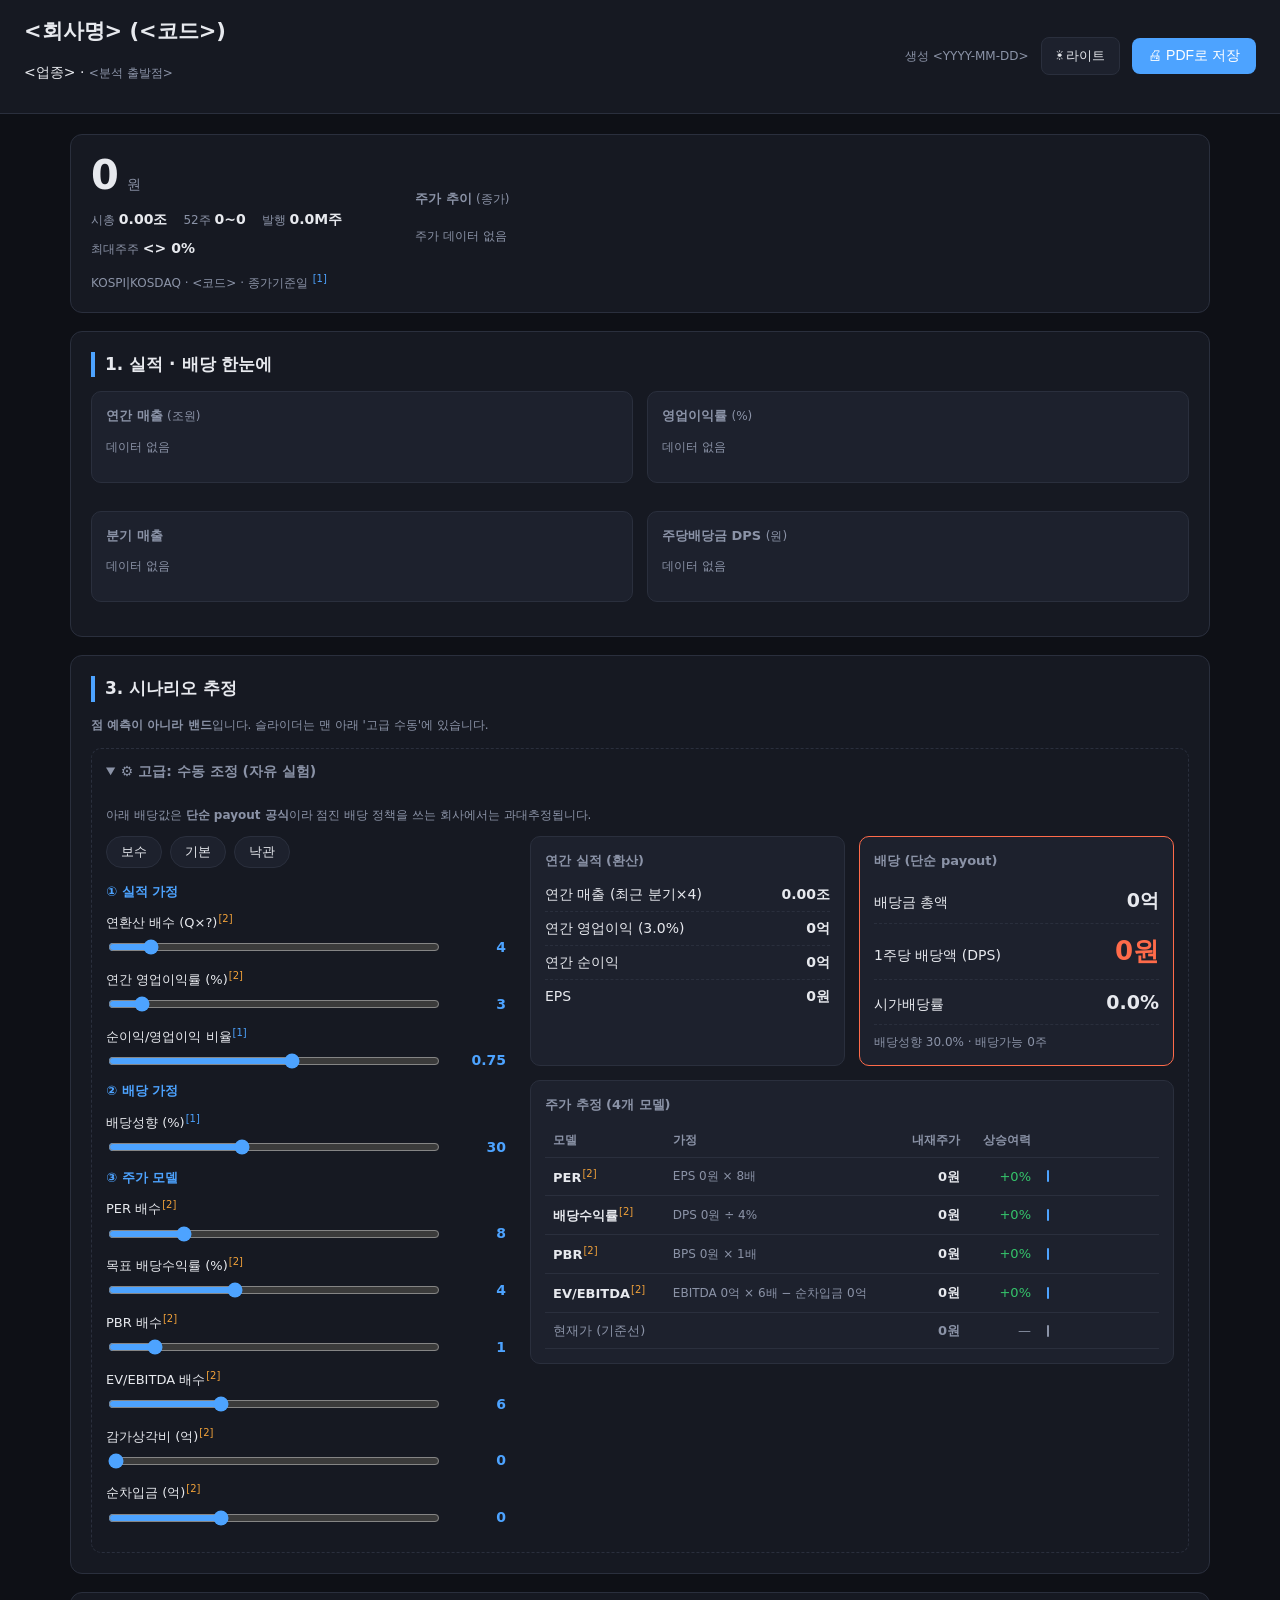
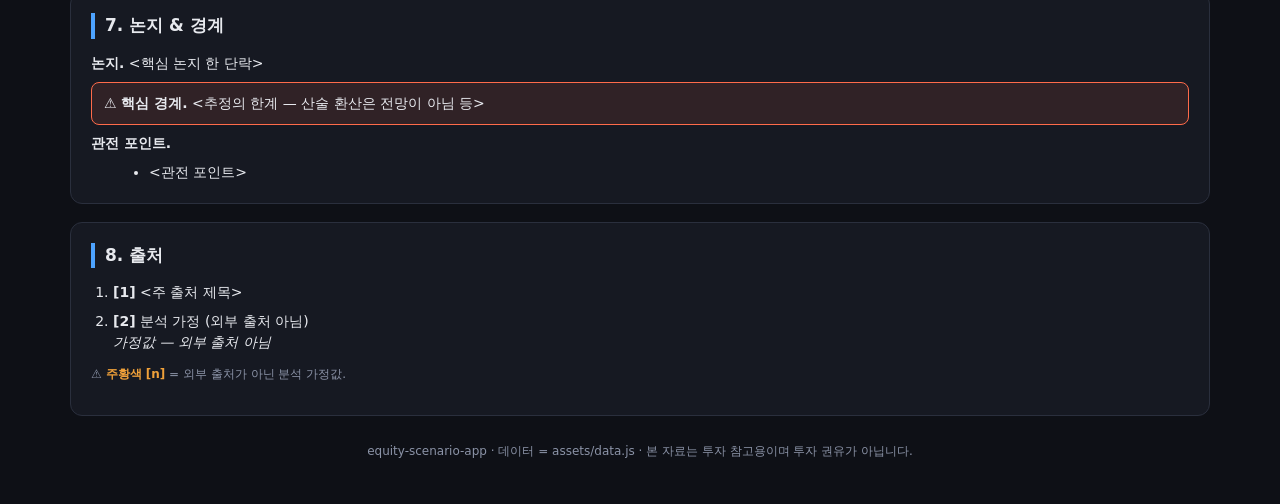
<file: pool/common/skills/wf-equity-scenario-app/template/index.html>
<!DOCTYPE html>
<html lang="ko">
<head>
  <meta charset="UTF-8">
  <meta name="viewport" content="width=device-width, initial-scale=1.0">
  <title>기업 시나리오 분석</title>
  <!-- 배포 때마다 ?v= 값을 올린다(캐시). 회사별 문구는 data.js에서만 바꾼다. -->
  <link rel="stylesheet" href="assets/style.css?v=1">
</head>
<body>
  <header class="top">
    <div class="brand">
      <h1 id="title">로딩…</h1>
      <p id="subtitle"></p>
    </div>
    <div class="actions">
      <span id="genstamp" class="sub"></span>
      <button id="themeBtn" class="themebtn">☀ 라이트</button>
      <button id="printBtn">🖨 PDF로 저장</button>
    </div>
  </header>

  <main>
    <!-- 히어로 + 주가 차트 -->
    <section class="panel hero-panel">
      <div id="hero" class="hero"></div>
      <div class="chartbox">
        <div class="chart-h">주가 추이 <span class="sub">(종가)</span></div>
        <div class="pxctl" id="pxCtl">
          <div class="pxbtns">
            <button data-p="6M">6개월</button><button data-p="1Y">1년</button><button data-p="3Y" class="on">3년</button><button data-p="10Y">10년</button><button data-p="ALL">전체</button>
          </div>
          <div class="pxdate">
            <input type="date" id="pxFrom"><span>~</span><input type="date" id="pxTo"><button id="pxApply">적용</button>
          </div>
          <button id="pxRefresh" class="refbtn">↻ 최근종가 갱신</button>
          <span id="pxStatus" class="sub"></span>
        </div>
        <div id="priceStats" class="pxstats"></div>
        <div id="priceChart"></div>
      </div>
    </section>

    <!-- 실적/배당 시각화 -->
    <section class="panel">
      <h2>1. 실적 · 배당 한눈에</h2>
      <p id="estCap" class="sub estcap"></p>
      <div class="grid2">
        <div class="cb"><div class="chart-h">연간 매출 <span class="sub">(조원)</span></div><div id="revChart"></div></div>
        <div class="cb"><div class="chart-h">영업이익률 <span class="sub">(%)</span></div><div id="opChart"></div></div>
        <div class="cb"><div class="chart-h">분기 매출</div><div id="qChart"></div></div>
        <div class="cb"><div class="chart-h">주당배당금 DPS <span class="sub">(원)</span></div><div id="dpsChart"></div></div>
      </div>
      <div class="cb" id="regionBox"><div class="chart-h" id="regionTitle">지역별 매출 비중</div><div id="regionChart"></div></div>
    </section>

    <!-- 기업 개요 (선택) -->
    <section class="panel" id="sec-profile">
      <h2>2. 사업 구조 & 연혁</h2>
      <div id="profile" class="profile"></div>
      <div id="timeline" class="timeline"></div>
    </section>

    <!-- 시나리오 추정 -->
    <section class="panel" id="sec-scenario">
      <h2>3. 시나리오 추정 <span class="sub" id="scnSub"></span></h2>
      <p class="sub" id="scnNote"><b>점 예측이 아니라 밴드</b>입니다. 슬라이더는 맨 아래 '고급 수동'에 있습니다.</p>
      <p id="scnDriver" class="driver"></p>

      <h3 class="subh" id="scnH">① 실적 시나리오 (순이익)</h3>
      <div id="scnTabs" class="seg"></div>
      <div id="scnDetail" class="scndetail"></div>

      <h3 class="subh" id="polH">② 배당 정책 전제</h3>
      <div id="polTabs" class="seg"></div>
      <div id="polDetail"></div>

      <div id="combo" class="combo"></div>
      <div id="scnTriggers" class="triggers"></div>

      <h3 class="subh" id="bandH">주가 밴드 매트릭스 (시나리오 × PER)</h3>
      <div id="priceBandTbl"></div>

      <details class="adv" id="adv">
        <summary>⚙ 고급: 수동 조정 (자유 실험)</summary>
        <p class="sub">아래 배당값은 <b>단순 payout 공식</b>이라 점진 배당 정책을 쓰는 회사에서는 과대추정됩니다.</p>
        <div class="split">
          <div class="left">
            <div id="presets" class="presets"></div>
            <div id="sliders"></div>
          </div>
          <div class="right">
            <div class="resgrid">
              <div class="rescard"><h3>연간 실적 (환산)</h3><div id="pnl"></div></div>
              <div class="rescard hot"><h3>배당 (단순 payout)</h3><div id="divbox"></div></div>
            </div>
            <div class="rescard wide"><h3>주가 추정 (4개 모델)</h3><div id="targets"></div></div>
          </div>
        </div>
      </details>
    </section>

    <!-- 현금흐름의 함정 (선택) -->
    <section class="panel" id="sec-cashflow">
      <h2>4. 현금흐름 <span class="sub">— 이익 ≠ 배당</span></h2>
      <p id="cfNote" class="cfnote"></p>
      <div class="grid2">
        <div class="cb"><div class="chart-h">영업활동 현금흐름 OCF <span class="sub">(억)</span></div><div id="cfChart"></div></div>
        <div class="cb"><div class="chart-h">재무 스트레스</div><div id="balStress"></div></div>
      </div>
    </section>

    <!-- 추적 대시보드 (선택) -->
    <section class="panel" id="sec-track">
      <h2>5. 추적 대시보드 <span class="sub">— 분기마다 확인</span></h2>
      <div id="trackGrid" class="trackgrid"></div>
      <div id="nextCat" class="nextcat"></div>
    </section>

    <!-- 이벤트 달력 (선택) -->
    <section class="panel" id="sec-calendar">
      <h2>6. 이벤트 달력 <span class="sub" id="calRange"></span></h2>
      <p class="sub" id="calNote">★ = 추정의 분기점.</p>
      <div id="calLegend" class="callegend"></div>
      <div id="calendar" class="calwrap"></div>
    </section>

    <!-- 논지 -->
    <section class="panel">
      <h2>7. 논지 & 경계</h2>
      <div id="narrative" class="narrative"></div>
    </section>

    <!-- 출처 -->
    <section class="panel">
      <h2>8. 출처</h2>
      <ol id="sources" class="sources"></ol>
      <p class="sub">⚠️ <span class="assref-legend">주황색 [n]</span> = 외부 출처가 아닌 분석 가정값. <span id="srcNote"></span></p>
    </section>

    <footer class="ftr sub">equity-scenario-app · 데이터 = assets/data.js · 본 자료는 투자 참고용이며 투자 권유가 아닙니다.</footer>
  </main>

  <script src="assets/price.js?v=1"></script>
  <script src="assets/data.js?v=1"></script>
  <script src="assets/engine.js?v=1"></script>
</body>
</html>
</file>
<file: pool/common/skills/wf-equity-scenario-app/template/assets/style.css>
:root{
  --bg:#0e1016; --panel:#161922; --card:#1d212d; --line:#2a2f3d;
  --tx:#e7e9ee; --sub:#8b93a7; --acc:#4da3ff; --hot:#ff6b4a; --up:#35c46b; --down:#ff5d6c; --assume:#f0a13a;
}
:root.light{
  --bg:#eef1f5; --panel:#ffffff; --card:#f6f7f9; --line:#e2e6ec;
  --tx:#1a1d24; --sub:#5b6472; --acc:#2563eb; --hot:#e2533a; --up:#16a34a; --down:#dc2626; --assume:#c2790f;
}
*{box-sizing:border-box}
body{margin:0;background:var(--bg);color:var(--tx);font-family:"Segoe UI","Malgun Gothic",system-ui,sans-serif;font-size:14px;line-height:1.5}
h1{font-size:21px;margin:0} h2{font-size:17px;margin:0 0 14px;border-left:4px solid var(--acc);padding-left:10px}
h3{font-size:13px;margin:0 0 8px;color:var(--sub);font-weight:600}
h4{font-size:13px;margin:0 0 8px;color:var(--acc)}
.sub{color:var(--sub);font-size:12px;font-weight:400}
a{color:var(--acc);word-break:break-all}

.top{display:flex;justify-content:space-between;align-items:center;gap:16px;padding:16px 24px;background:var(--panel);border-bottom:1px solid var(--line);position:sticky;top:0;z-index:5}
.actions{display:flex;align-items:center;gap:12px;white-space:nowrap}
#printBtn{background:var(--acc);color:#fff;border:0;border-radius:8px;padding:9px 16px;font-size:14px;cursor:pointer}
#printBtn:hover{filter:brightness(1.1)}
.themebtn{background:var(--card);color:var(--tx);border:1px solid var(--line);border-radius:8px;padding:9px 14px;font-size:13px;cursor:pointer}
.themebtn:hover{border-color:var(--acc);color:var(--acc)}

main{max-width:1180px;margin:0 auto;padding:20px}
.panel{background:var(--panel);border:1px solid var(--line);border-radius:12px;padding:20px;margin-bottom:18px}

/* hero */
.hero-panel{display:grid;grid-template-columns:300px 1fr;gap:24px;align-items:center}
@media(max-width:820px){.hero-panel{grid-template-columns:1fr}}
.price{display:flex;align-items:baseline;gap:8px;flex-wrap:wrap}
.price b{font-size:40px;font-variant-numeric:tabular-nums;line-height:1}
.price .unit{color:var(--sub)}
.chg{font-size:14px;font-weight:700}.chg.up{color:var(--up)}.chg.down{color:var(--down)}
.herostats{display:flex;flex-wrap:wrap;gap:8px 16px;margin-top:14px}
.herostats span{font-size:12px;color:var(--sub)}.herostats b{color:var(--tx);font-size:14px}
.herostamp{margin-top:12px}
.chartbox{min-width:0}
.chart-h{font-size:13px;color:var(--sub);margin-bottom:6px;font-weight:600}
.pxctl{display:flex;flex-wrap:wrap;align-items:center;gap:8px 12px;margin-bottom:8px}
.pxbtns{display:flex;gap:4px}
.pxbtns button{background:var(--card);border:1px solid var(--line);color:var(--sub);border-radius:7px;padding:5px 11px;font-size:12px;cursor:pointer}
.pxbtns button:hover{border-color:var(--acc);color:var(--tx)}
.pxbtns button.on{background:var(--acc);border-color:var(--acc);color:#fff;font-weight:600}
.pxdate{display:flex;align-items:center;gap:5px}
.pxdate input[type=date]{background:var(--card);border:1px solid var(--line);color:var(--tx);border-radius:6px;padding:4px 7px;font-size:12px;color-scheme:dark}
.pxdate span{color:var(--sub)}
#pxApply,.refbtn{background:var(--card);border:1px solid var(--line);color:var(--tx);border-radius:6px;padding:5px 10px;font-size:12px;cursor:pointer}
.refbtn{border-color:var(--acc);color:var(--acc)}
.refbtn:hover{background:var(--acc);color:#fff}
.pxstats{display:flex;flex-wrap:wrap;gap:6px 16px;font-size:12px;color:var(--sub);margin-bottom:8px}
.pxstats b{color:var(--tx)}.pxstats .up b{color:var(--up)}.pxstats .down b{color:var(--down)}

/* charts */
.chart{width:100%;height:auto;display:block}
.chart .grid{stroke:var(--line);stroke-width:1}
.chart .yl,.chart .xl{fill:var(--sub);font-size:13px;font-family:inherit}
.chart .bl{font-size:13px;font-weight:700}
.chart .wk{stroke:var(--tx);stroke-width:1.6}
.chart .mklab{font-size:14px;font-weight:700}
.cb{background:var(--card);border:1px solid var(--line);border-radius:10px;padding:14px;margin-bottom:14px}
.grid2{display:grid;grid-template-columns:1fr 1fr;gap:14px}
@media(max-width:760px){.grid2{grid-template-columns:1fr}}
.donutwrap{display:flex;align-items:center;gap:24px;flex-wrap:wrap}
.donut{width:200px;height:200px}
.legend{display:flex;flex-direction:column;gap:6px}
.legend .lg,.callegend .lg{display:flex;align-items:center;gap:8px;font-size:13px}
.sw{width:12px;height:12px;border-radius:3px;display:inline-block}
.sw.star{background:transparent;color:var(--hot)}

/* profile */
.profile{display:grid;grid-template-columns:1fr 1fr;gap:14px;margin-bottom:16px}
@media(max-width:760px){.profile{grid-template-columns:1fr}}
.pcard{background:var(--card);border:1px solid var(--line);border-radius:10px;padding:14px}
.chips{display:flex;flex-wrap:wrap;gap:6px}
.chip{background:var(--card);border:1px solid var(--line);border-radius:14px;padding:4px 10px;font-size:12px}
.timeline{display:flex;flex-direction:column;gap:0;border-left:2px solid var(--line);margin-left:8px;padding-left:0}
.tl{display:grid;grid-template-columns:84px 1fr;gap:12px;padding:7px 0 7px 16px;position:relative}
.tl::before{content:"";position:absolute;left:-7px;top:12px;width:10px;height:10px;border-radius:50%;background:var(--acc)}
.tly{color:var(--acc);font-weight:700;font-size:13px}
.tlt{font-size:13px}

/* split / sliders */
.split{display:grid;grid-template-columns:minmax(310px,400px) 1fr;gap:24px}
@media(max-width:880px){.split{grid-template-columns:1fr}}
.presets{display:flex;flex-wrap:wrap;gap:8px;margin-bottom:14px}
.preset{background:var(--card);border:1px solid var(--line);color:var(--tx);border-radius:20px;padding:6px 14px;cursor:pointer;font-size:13px}
.preset.active{background:var(--acc);border-color:var(--acc);color:#fff}
.sgroup{margin-bottom:8px}.srow{margin:10px 0}
.srow label{display:block;font-size:13px;margin-bottom:4px}
.sctl{display:flex;align-items:center;gap:10px}
.sctl input[type=range]{flex:1;accent-color:var(--acc)}
.sctl output{min-width:54px;text-align:right;font-variant-numeric:tabular-nums;font-weight:700;color:var(--acc)}
.marks{display:flex;flex-wrap:wrap;gap:6px;margin-top:4px}
.mark{background:transparent;border:1px dashed var(--line);color:var(--sub);border-radius:6px;padding:2px 8px;font-size:11px;cursor:pointer}
.mark:hover{border-color:var(--acc);color:var(--acc)}

/* results */
.resgrid{display:grid;grid-template-columns:1fr 1fr;gap:14px;margin-bottom:14px}
@media(max-width:620px){.resgrid{grid-template-columns:1fr}}
.rescard{background:var(--card);border:1px solid var(--line);border-radius:10px;padding:14px}
.rescard.hot{border-color:var(--hot)}
.card-row{display:flex;justify-content:space-between;padding:6px 0;border-bottom:1px dashed var(--line)}
.card-row:last-child{border:0}.card-row b{font-variant-numeric:tabular-nums}
.big{display:flex;justify-content:space-between;align-items:baseline;padding:8px 0;border-bottom:1px dashed var(--line)}
.big b{font-size:19px;font-variant-numeric:tabular-nums}.big.hot b{font-size:26px;color:var(--hot)}
.hint{color:var(--sub);font-size:12px;margin-top:8px}
#targets table{width:100%;border-collapse:collapse;font-size:13px}
#targets th,#targets td{padding:8px;border-bottom:1px solid var(--line);text-align:left;vertical-align:middle}
#targets th{color:var(--sub);font-weight:600;font-size:12px}
#targets .num{text-align:right;font-variant-numeric:tabular-nums}
#targets .assume{color:var(--sub);font-size:12px}
#targets .up{color:var(--up)}#targets .down{color:var(--down)}
#targets .bar{width:120px}#targets td.bar{padding-right:0}
#targets .bar .b{display:block;height:12px;background:var(--acc);border-radius:3px;min-width:2px}
#targets .bar .b.cur{background:var(--sub)}
#targets tr.cur td{color:var(--sub)}

/* calendar */
.callegend{display:flex;flex-wrap:wrap;gap:8px 18px;margin:10px 0 16px}
.calwrap{display:grid;grid-template-columns:repeat(auto-fill,minmax(280px,1fr));gap:16px}
.month{background:var(--card);border:1px solid var(--line);border-radius:10px;padding:14px}
.month h4{font-size:15px;color:var(--tx);margin-bottom:10px}
.cal .wd{display:grid;grid-template-columns:repeat(7,1fr);gap:2px;margin-bottom:4px}
.cal .wd span{text-align:center;font-size:11px;color:var(--sub)}
.cal .grid{display:grid;grid-template-columns:repeat(7,1fr);gap:2px}
.cell{aspect-ratio:1;display:flex;align-items:center;justify-content:center;font-size:12px;color:var(--sub);border-radius:5px;position:relative}
.cell.empty{visibility:hidden}
.cell.ev{background:color-mix(in srgb,var(--ec) 20%,transparent);color:var(--tx);font-weight:700;border:1px solid var(--ec)}
.cell.ev.star{box-shadow:0 0 0 2px var(--hot) inset}
.cell .dot{position:absolute;bottom:3px;width:4px;height:4px;border-radius:50%;background:var(--ec)}
.elists{margin-top:12px;display:flex;flex-direction:column;gap:8px}
.elist{display:grid;grid-template-columns:30px 1fr;gap:10px;align-items:start}
.elist .d{width:28px;height:28px;border-radius:6px;display:flex;align-items:center;justify-content:center;color:#fff;font-weight:700;font-size:12px}
.tag{display:inline-block;background:var(--line);border-radius:5px;padding:1px 7px;font-size:11px;margin-right:5px}
.st{color:var(--hot)}
.evr{color:var(--sub);font-size:12px;margin-top:2px}

/* narrative / sources */
.narrative p{margin:8px 0}.narrative ul{margin:6px 0 0 18px}
.narrative .warn{background:color-mix(in srgb,var(--hot) 11%,var(--panel));border:1px solid var(--hot);border-radius:8px;padding:10px 12px}
.sources{margin:0;padding-left:22px}.sources li{margin:8px 0}
.assref-legend{color:var(--assume);font-weight:700}
sup.fn{color:var(--acc);font-size:10px;cursor:help;margin-left:1px}
sup.fn.assref{color:var(--assume)}
.ftr{text-align:center;padding:8px 0 24px}

/* scenario section */
.subh{font-size:14px;margin:18px 0 8px;color:var(--tx);font-weight:700}
.driver{background:var(--card);border:1px solid var(--line);border-left:3px solid var(--acc);border-radius:8px;padding:10px 12px;margin:10px 0;font-size:13px}
.seg{display:flex;flex-wrap:wrap;gap:8px;margin-bottom:10px}
.segbtn{flex:1;min-width:140px;background:var(--card);border:1px solid var(--line);color:var(--tx);border-radius:9px;padding:10px 12px;cursor:pointer;font-size:14px;font-weight:700;text-align:left;display:flex;justify-content:space-between;align-items:center;gap:8px}
.segbtn:hover{border-color:var(--acc)}
.segbtn.on{background:var(--acc);border-color:var(--acc);color:#fff}
.segbtn .seglab{font-size:11px;font-weight:400;opacity:.85}
.segbtn .stars{color:#f0a13a;font-size:12px}
.segbtn.on .stars{color:#fff}
.scndetail{background:var(--card);border:1px solid var(--line);border-radius:9px;padding:12px 14px;margin-bottom:8px}
.scndetail .sdtop{font-size:15px;margin-bottom:6px}
.sdh2{font-size:13px;margin:4px 0}.sdh2 .lbl{display:inline-block;background:var(--line);border-radius:5px;padding:1px 7px;font-size:11px;margin-right:6px}
.why{font-size:13px;color:var(--sub);margin:6px 0 0;line-height:1.55}
.combo{display:grid;grid-template-columns:repeat(3,1fr);gap:12px;margin:14px 0}
@media(max-width:760px){.combo{grid-template-columns:1fr}}
.cobox{background:var(--card);border:1px solid var(--line);border-radius:10px;padding:14px}
.cobox.hot{border-color:var(--hot)}.cobox.cen{border-color:var(--acc)}
.cobox .colab{font-size:12px;color:var(--sub);margin-bottom:6px}
.cobox .coval{font-size:22px;font-weight:800;font-variant-numeric:tabular-nums}
.cobox.hot .coval{color:var(--hot)}
.cobox .cosub{font-size:12px;color:var(--sub);margin-top:4px}
.triggers{display:flex;flex-direction:column;gap:6px;margin-bottom:10px}
.trig{font-size:12px;color:var(--sub);background:var(--card);border:1px solid var(--line);border-radius:7px;padding:7px 10px}
.trig.up{border-left:3px solid var(--up)}.trig.down{border-left:3px solid var(--down)}
.trig b{color:var(--tx)}
.pbtbl,.bstbl{width:100%;border-collapse:collapse;font-size:13px}
.pbtbl th,.pbtbl td,.bstbl th,.bstbl td{padding:7px 9px;border-bottom:1px solid var(--line);text-align:left}
.pbtbl th,.bstbl th{color:var(--sub);font-size:12px}
.pbtbl .num,.bstbl .num{text-align:right;font-variant-numeric:tabular-nums}
.pbtbl tr.act{background:color-mix(in srgb,var(--acc) 12%,transparent)}
.adv{margin-top:14px;border:1px dashed var(--line);border-radius:10px;padding:0 14px}
.adv>summary{cursor:pointer;padding:12px 0;font-weight:600;color:var(--sub)}
.adv>summary:hover{color:var(--acc)}
.adv[open]{padding-bottom:14px}
.chart .zero{stroke:var(--tx);stroke-width:1.4}
.cfnote{background:color-mix(in srgb,var(--hot) 11%,var(--panel));border:1px solid var(--hot);border-radius:8px;padding:10px 12px;font-size:13px;margin-bottom:12px}
.trackgrid{display:grid;grid-template-columns:repeat(auto-fill,minmax(280px,1fr));gap:12px}
.tcard{background:var(--card);border:1px solid var(--line);border-radius:9px;padding:12px}
.tcard .tkn{font-weight:700;font-size:13px;color:var(--acc);margin-bottom:5px}
.tcard .tnow{font-size:13px}.tcard .twatch{font-size:12px;margin-top:3px}
.tcard .trole{margin-top:5px;font-size:11px}
.nextcat{margin-top:14px;background:color-mix(in srgb,var(--hot) 10%,var(--panel));border:1px solid var(--hot);border-radius:8px;padding:10px 12px;font-size:13px}

/* PRINT */
@media print{
  :root{--bg:#fff;--panel:#fff;--card:#fff;--line:#bbb;--tx:#111;--sub:#555}
  body{font-size:11px}
  .top{position:static;border-bottom:1px solid #000}
  #printBtn,.presets,.marks,.pxctl{display:none!important}
  .sctl input[type=range]{display:none}.sctl output{color:#000}.srow label{margin-bottom:0}
  .panel{border:1px solid #999;break-inside:avoid;page-break-inside:avoid;margin-bottom:10px}
  .grid2,.profile{grid-template-columns:1fr 1fr}.split{grid-template-columns:1fr 1fr}
  .calwrap{grid-template-columns:repeat(3,1fr)}
  .cell.ev,.chart rect,.chart path,.cell .dot,.elist .d,.sw{-webkit-print-color-adjust:exact;print-color-adjust:exact}
  .chart .wk{stroke:#000}
  .narrative .warn{background:#f3f3f3;border-color:#000}
  a{color:#000;text-decoration:underline}
  sup.fn,sup.fn.assref{color:#000}
}
</file>
